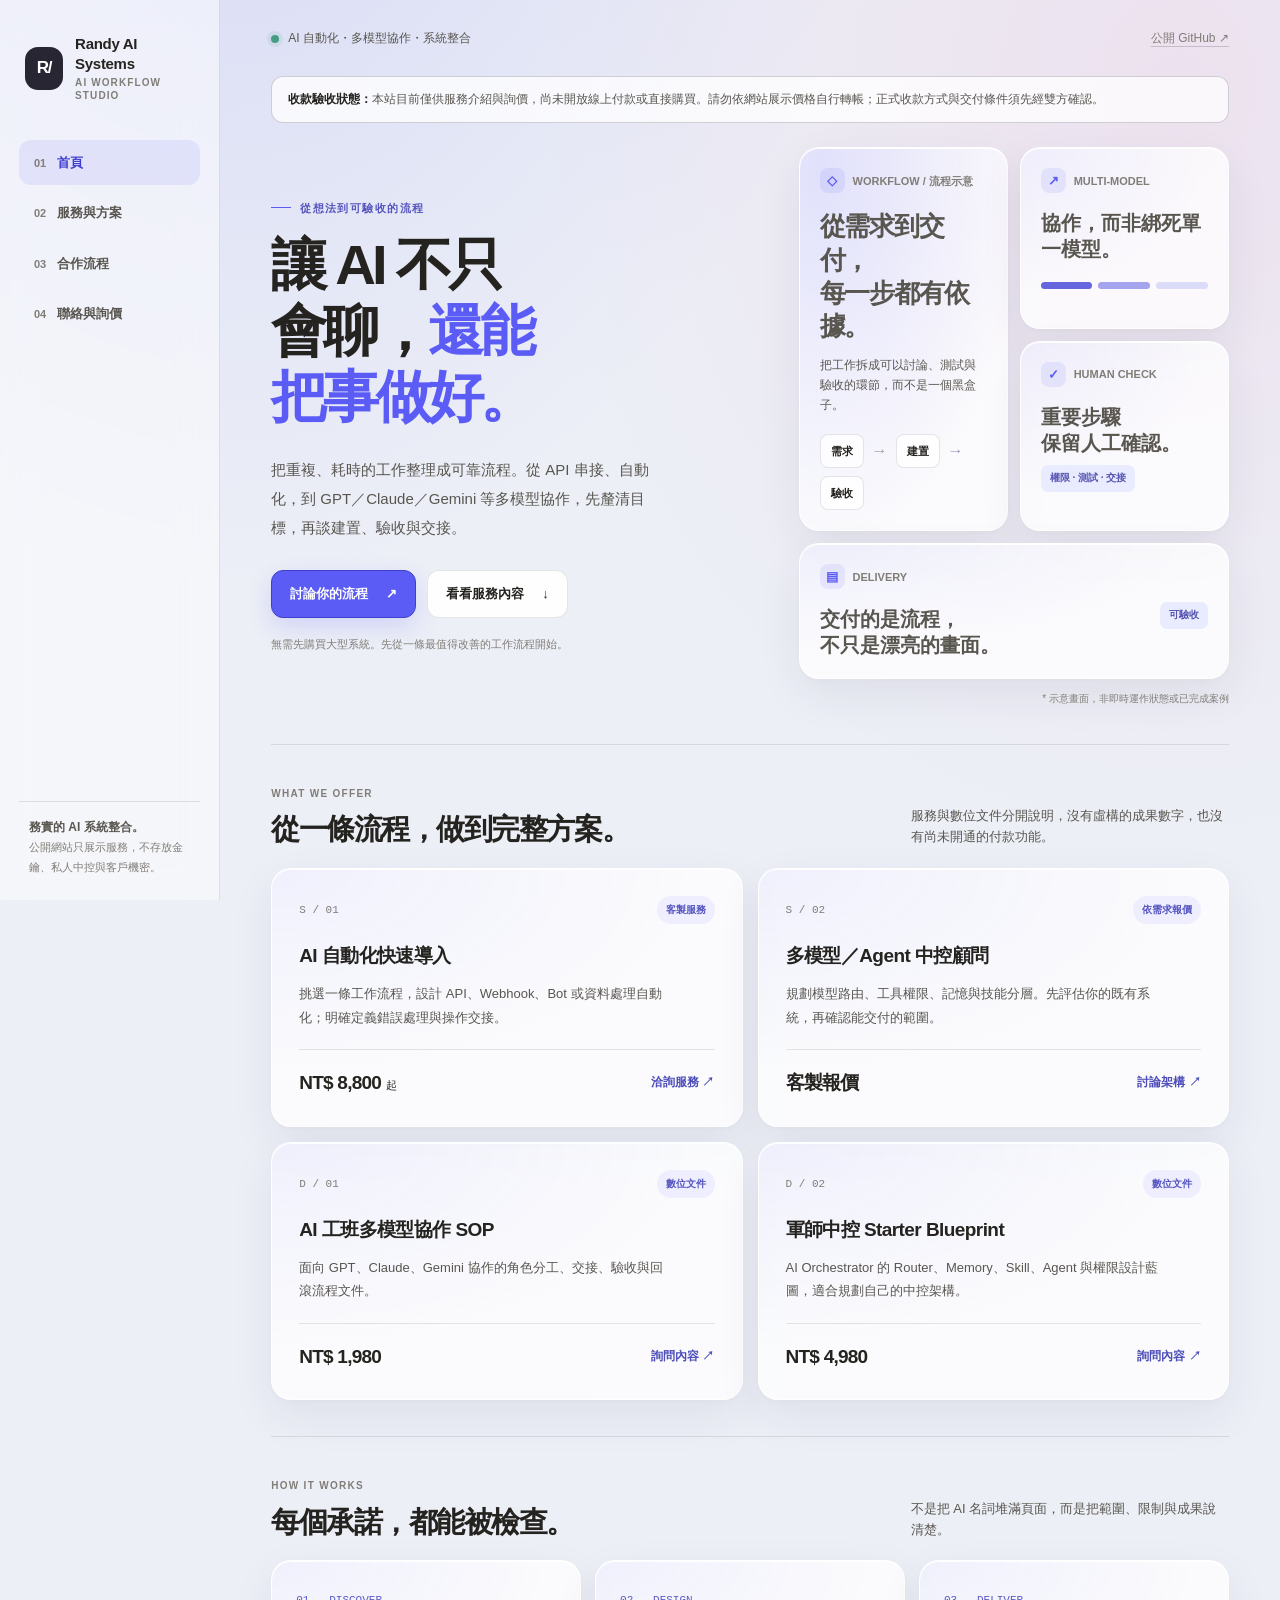
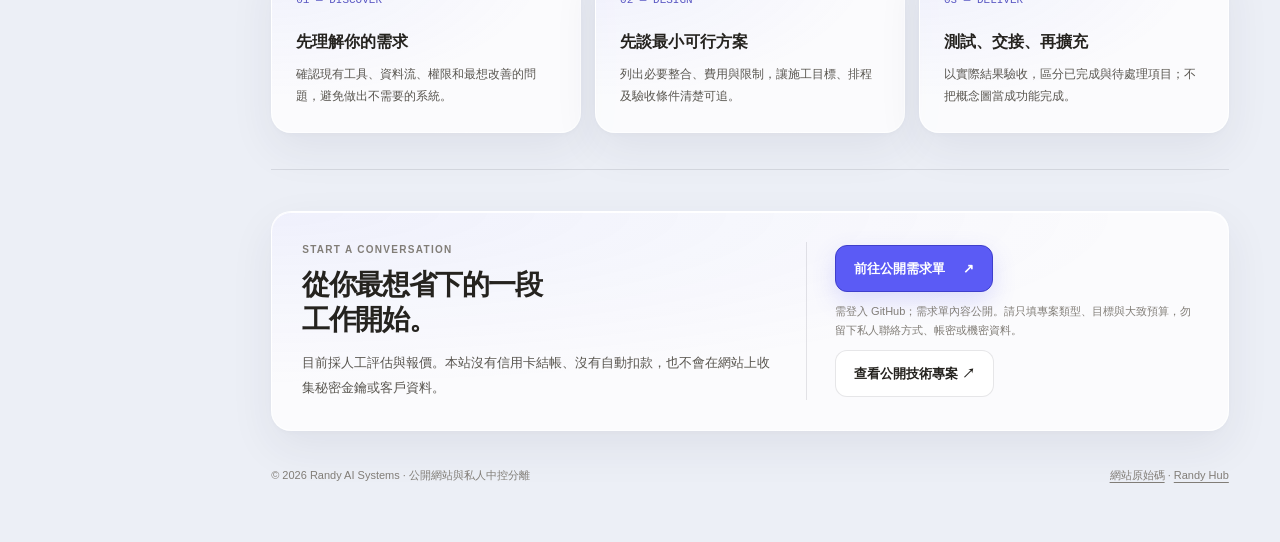
<file: index.html>
<!doctype html>
<html lang="zh-Hant">
<head>
  <meta charset="utf-8">
  <meta name="viewport" content="width=device-width, initial-scale=1">
  <meta name="color-scheme" content="light dark">
  <meta name="description" content="Randy AI Systems：AI 自動化、API 串接、多模型協作與 AI Agent 中控架構。從流程診斷、建置到可驗收的交付。">
  <meta property="og:title" content="Randy AI Systems｜讓 AI 成為可交付的工作流程">
  <meta property="og:description" content="AI 自動化、跨模型協作與 AI Agent 中控。先診斷需求，再交付能驗收的方案。">
  <meta property="og:type" content="website">
  <title>Randy AI Systems｜AI 自動化與多模型協作</title>
  <link rel="stylesheet" href="./site.css">
</head>
<body>
<div class="shell">
  <aside class="sidebar" aria-label="網站主選單">
    <a href="#top" class="brand" aria-label="Randy AI Systems 回到首頁">
      <span class="mark" aria-hidden="true">R/</span>
      <span class="brand-name">Randy AI<br>Systems<small>AI WORKFLOW STUDIO</small></span>
    </a>
    <nav class="side-nav" aria-label="頁面段落">
      <a href="#top"><span class="nav-index">01</span> 首頁</a>
      <a href="#services"><span class="nav-index">02</span> 服務與方案</a>
      <a href="#method"><span class="nav-index">03</span> 合作流程</a>
      <a href="#contact"><span class="nav-index">04</span> 聯絡與詢價</a>
    </nav>
    <div class="side-bottom">
      <strong>務實的 AI 系統整合。</strong><br>
      公開網站只展示服務，不存放金鑰、私人中控與客戶機密。
    </div>
  </aside>

  <header class="mobile-top">
    <a href="#top" class="brand" aria-label="回到首頁">
      <span class="mark" aria-hidden="true">R/</span>
      <span class="brand-name">Randy AI Systems<small>AI WORKFLOW STUDIO</small></span>
    </a>
    <a class="mobile-link" href="#contact">聯絡詢價</a>
  </header>

  <main id="top" class="main">
    <div class="topline">
      <span class="available">AI 自動化・多模型協作・系統整合</span>
      <a href="https://github.com/nr0225" target="_blank" rel="noopener noreferrer">公開 GitHub ↗</a>
    </div>
    <p class="launch-notice" role="status"><strong>收款驗收狀態：</strong>本站目前僅供服務介紹與詢價，尚未開放線上付款或直接購買。請勿依網站展示價格自行轉帳；正式收款方式與交付條件須先經雙方確認。</p>

    <section class="hero" aria-labelledby="hero-title">
      <div class="hero-text">
        <span class="kicker">從想法到可驗收的流程</span>
        <h1 id="hero-title">讓 AI 不只會聊，<em>還能把事做好。</em></h1>
        <p class="hero-copy">把重複、耗時的工作整理成可靠流程。從 API 串接、自動化，到 GPT／Claude／Gemini 等多模型協作，先釐清目標，再談建置、驗收與交接。</p>
        <div class="actions">
          <a class="cta" href="#contact">討論你的流程 <span aria-hidden="true">↗</span></a>
          <a class="cta secondary" href="#services">看看服務內容 <span aria-hidden="true">↓</span></a>
        </div>
        <p class="micro">無需先購買大型系統。先從一條最值得改善的工作流程開始。</p>
      </div>

      <div class="board" aria-label="工作流程示意圖">
        <article class="panel main-card">
          <div>
            <div class="panel-label"><span class="glyph" aria-hidden="true">◇</span> WORKFLOW / 流程示意</div>
            <p class="large">從需求到交付，<br>每一步都有依據。</p>
            <p>把工作拆成可以討論、測試與驗收的環節，而不是一個黑盒子。</p>
          </div>
          <div class="flow-mini" aria-label="需求到交付的三個步驟">
            <span>需求</span><b aria-hidden="true">→</b><span>建置</span><b aria-hidden="true">→</b><span>驗收</span>
          </div>
        </article>
        <article class="panel">
          <div class="panel-label"><span class="glyph" aria-hidden="true">↗</span> MULTI-MODEL</div>
          <p class="value">協作，而非綁死單一模型。</p>
          <div class="spectrum" aria-hidden="true"><span></span><span></span><span></span></div>
        </article>
        <article class="panel">
          <div class="panel-label"><span class="glyph" aria-hidden="true">✓</span> HUMAN CHECK</div>
          <p class="value">重要步驟<br>保留人工確認。</p>
          <span class="tag">權限 · 測試 · 交接</span>
        </article>
        <article class="panel full">
          <div class="panel-row">
            <div>
              <div class="panel-label"><span class="glyph" aria-hidden="true">▤</span> DELIVERY</div>
              <p class="value">交付的是流程，<br>不只是漂亮的畫面。</p>
            </div>
            <span class="tag">可驗收</span>
          </div>
        </article>
        <p class="board-footnote">* 示意畫面，非即時運作狀態或已完成案例</p>
      </div>
    </section>

    <section class="section" id="services" aria-labelledby="services-title">
      <div class="section-head">
        <div>
          <span class="section-eyebrow">WHAT WE OFFER</span>
          <h2 id="services-title">從一條流程，做到完整方案。</h2>
        </div>
        <p class="section-desc">服務與數位文件分開說明，沒有虛構的成果數字，也沒有尚未開通的付款功能。</p>
      </div>
      <div class="services">
        <article class="service">
          <div class="service-top"><span class="service-code">S / 01</span><span class="service-pill">客製服務</span></div>
          <h3>AI 自動化快速導入</h3>
          <p>挑選一條工作流程，設計 API、Webhook、Bot 或資料處理自動化；明確定義錯誤處理與操作交接。</p>
          <div class="service-foot"><strong>NT$ 8,800 <small>起</small></strong><a href="#contact">洽詢服務 ↗</a></div>
        </article>
        <article class="service">
          <div class="service-top"><span class="service-code">S / 02</span><span class="service-pill">依需求報價</span></div>
          <h3>多模型／Agent 中控顧問</h3>
          <p>規劃模型路由、工具權限、記憶與技能分層。先評估你的既有系統，再確認能交付的範圍。</p>
          <div class="service-foot"><strong>客製報價</strong><a href="#contact">討論架構 ↗</a></div>
        </article>
        <article class="service">
          <div class="service-top"><span class="service-code">D / 01</span><span class="service-pill">數位文件</span></div>
          <h3>AI 工班多模型協作 SOP</h3>
          <p>面向 GPT、Claude、Gemini 協作的角色分工、交接、驗收與回滾流程文件。</p>
          <div class="service-foot"><strong>NT$ 1,980</strong><a href="#contact">詢問內容 ↗</a></div>
        </article>
        <article class="service">
          <div class="service-top"><span class="service-code">D / 02</span><span class="service-pill">數位文件</span></div>
          <h3>軍師中控 Starter Blueprint</h3>
          <p>AI Orchestrator 的 Router、Memory、Skill、Agent 與權限設計藍圖，適合規劃自己的中控架構。</p>
          <div class="service-foot"><strong>NT$ 4,980</strong><a href="#contact">詢問內容 ↗</a></div>
        </article>
      </div>
    </section>

    <section class="section" id="method" aria-labelledby="method-title">
      <div class="section-head">
        <div>
          <span class="section-eyebrow">HOW IT WORKS</span>
          <h2 id="method-title">每個承諾，都能被檢查。</h2>
        </div>
        <p class="section-desc">不是把 AI 名詞堆滿頁面，而是把範圍、限制與成果說清楚。</p>
      </div>
      <div class="steps">
        <article><span class="num">01 — DISCOVER</span><h3>先理解你的需求</h3><p>確認現有工具、資料流、權限和最想改善的問題，避免做出不需要的系統。</p></article>
        <article><span class="num">02 — DESIGN</span><h3>先談最小可行方案</h3><p>列出必要整合、費用與限制，讓施工目標、排程及驗收條件清楚可追。</p></article>
        <article><span class="num">03 — DELIVER</span><h3>測試、交接、再擴充</h3><p>以實際結果驗收，區分已完成與待處理項目；不把概念圖當成功能完成。</p></article>
      </div>
    </section>

    <section class="section" id="contact" aria-labelledby="contact-title">
      <div class="contact-panel">
        <div>
          <span class="section-eyebrow">START A CONVERSATION</span>
          <h2 id="contact-title">從你最想省下的一段工作開始。</h2>
          <p>目前採人工評估與報價。本站沒有信用卡結帳、沒有自動扣款，也不會在網站上收集秘密金鑰或客戶資料。</p>
        </div>
        <div class="contact-right">
          <a class="cta" href="https://github.com/nr0225/randy-ai-systems-web/issues/new/choose" target="_blank" rel="noopener noreferrer">前往公開需求單 <span aria-hidden="true">↗</span></a>
          <span class="contact-note">需登入 GitHub；需求單內容公開。請只填專案類型、目標與大致預算，勿留下私人聯絡方式、帳密或機密資料。</span>
          <a class="cta secondary" href="https://github.com/nr0225/randy-hub" target="_blank" rel="noopener noreferrer">查看公開技術專案 ↗</a>
        </div>
      </div>
    </section>

    <footer class="footer">
      <span>© 2026 Randy AI Systems · 公開網站與私人中控分離</span>
      <span><a href="https://github.com/nr0225/randy-ai-systems-web" target="_blank" rel="noopener noreferrer">網站原始碼</a> · <a href="https://github.com/nr0225/randy-hub" target="_blank" rel="noopener noreferrer">Randy Hub</a></span>
    </footer>
  </main>
</div>
</body>
</html>
</file>
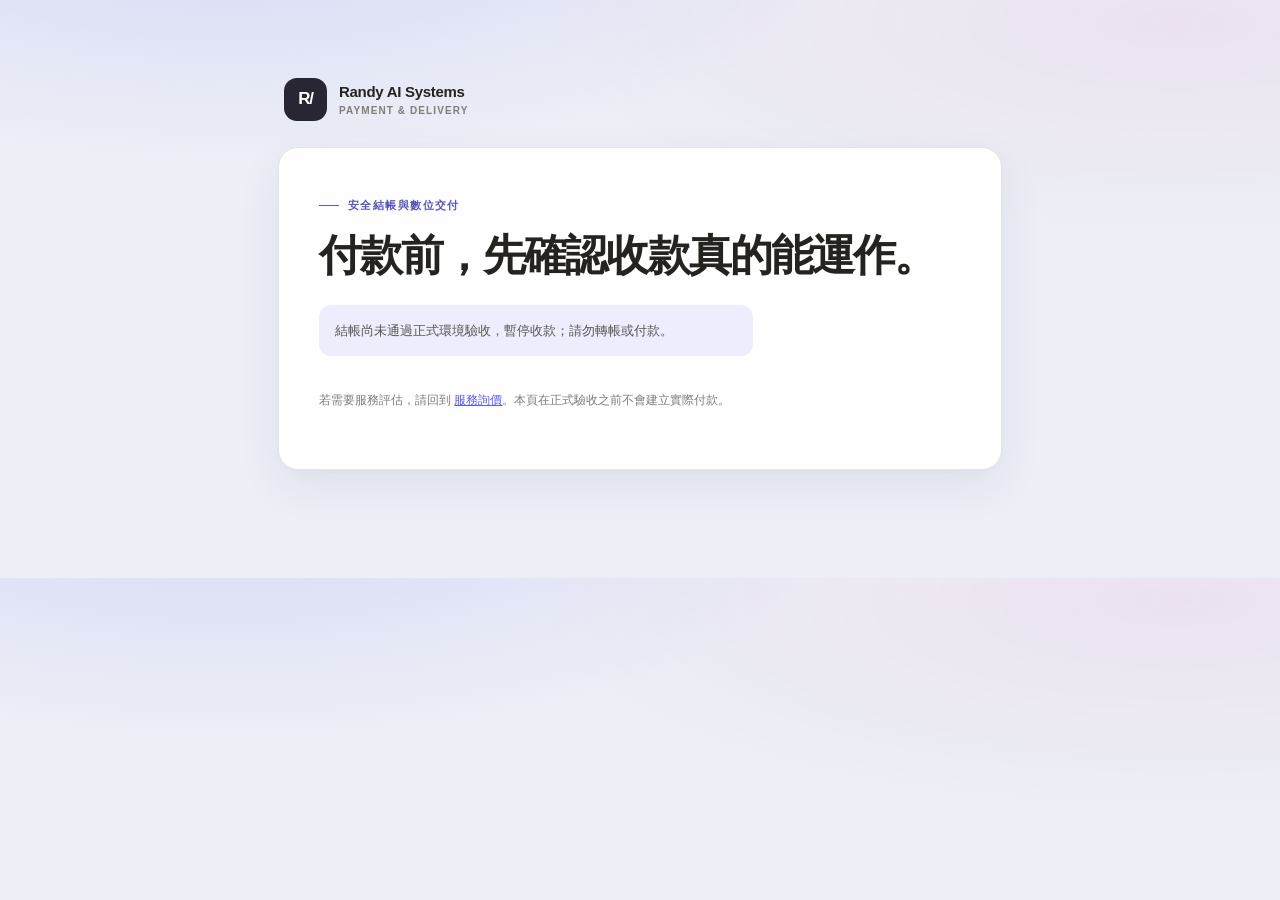
<file: checkout.html>
<!doctype html>
<html lang="zh-Hant">
<head>
<meta charset="utf-8">
<meta name="viewport" content="width=device-width, initial-scale=1">
<meta name="robots" content="noindex, nofollow">
<meta name="referrer" content="no-referrer">
<meta name="description" content="Randy AI Systems 數位商品付款及訂單查詢。">
<title>收款與交付｜Randy AI Systems</title>
<link rel="stylesheet" href="./site.css">
<style>
.checkout-layout{max-width:760px;margin:0 auto;padding:8vh 18px 12vh}
.checkout-panel{padding:clamp(22px,4vw,40px);background:var(--surface-strong);border-radius:var(--radius);border:1px solid var(--line);box-shadow:var(--shadow)}
.checkout-panel h1{font-size:clamp(27px,4vw,43px);max-width:none;letter-spacing:-.045em}
.checkout-panel p{max-width:60ch;color:var(--muted)}
.checkout-panel label{display:block;font-weight:650;font-size:13px;margin:20px 0 9px}
.checkout-panel input,.checkout-panel select{display:block;width:100%;background:var(--surface-strong);color:var(--ink);border:1px solid var(--line-strong);border-radius:12px;min-height:46px;padding:10px 12px;font:inherit}
.checkout-panel .cta{cursor:pointer;margin-top:20px}
.checkout-panel .cta:disabled{cursor:not-allowed;opacity:.52;transform:none}
.checkout-panel .state{padding:14px 16px;background:var(--accent-soft);border-radius:12px;font-size:13px;margin:15px 0;line-height:1.8}
.checkout-panel .hidden{display:none!important}
.checkout-panel small{color:var(--soft);font-size:12px;line-height:1.8}
.checkout-panel a{color:#5b5bf5;text-decoration:underline}
</style>
</head>
<body>
<main class="checkout-layout">
  <a href="./" class="brand" aria-label="返回 Randy AI Systems 首頁">
    <span class="mark" aria-hidden="true">R/</span><span class="brand-name">Randy AI Systems<small>PAYMENT & DELIVERY</small></span>
  </a>
  <div class="checkout-panel" style="margin-top:26px">
    <span class="kicker">安全結帳與數位交付</span>
    <h1>付款前，先確認收款真的能運作。</h1>
    <p class="state" id="readiness" role="status">正式收款尚未開啟；目前只提供資訊與詢價，不能進行付款。</p>

    <section id="pending" class="hidden" aria-labelledby="pending-title">
      <h2 id="pending-title">你的訂單狀態</h2>
      <p id="pending-msg" role="status">正在檢查付款狀態…</p>
      <button class="cta secondary" id="check-status" type="button">重新確認付款狀態</button>
      <button class="cta hidden" id="download-file" type="button">下載已購買的 ZIP 檔</button>
    </section>

    <form id="checkout-form" class="hidden">
      <label for="product">商品</label>
      <select id="product" required>
        <option value="ai-crew-sop">AI 工班多模型協作 SOP · NT$1,980</option>
        <option value="strategist-blueprint">軍師中控 Starter Blueprint · NT$4,980</option>
      </select>
      <label for="buyer-email">接收訂單通知的電子郵件</label>
      <input id="buyer-email" type="email" maxlength="254" autocomplete="email" required placeholder="your@email.com">
      <div id="turnstile" style="margin-top:20px" aria-label="人機驗證"></div>
      <p id="checkout-message" role="status"></p>
      <button class="cta" id="pay-button" type="submit">前往綠界安全付款</button>
      <p><small>本頁不接收信用卡卡號；會在同一分頁跳轉至綠界官方網站。付款完成後以綠界後端通知結果為準，不以跳轉頁面判斷成功。</small></p>
    </form>
    <p style="margin-top:30px"><small>若需要服務評估，請回到 <a href="./#contact">服務詢價</a>。本頁在正式驗收之前不會建立實際付款。</small></p>
  </div>
</main>
<script>
(()=>{
  "use strict";
  // Verified launch switch: never enable before production E2E and HTTPS acceptance.
  const PUBLIC_CHECKOUT_LAUNCHED=false;
  const API="https://randy-ai-pay.n-r0225.workers.dev";
  const PAY_ACTION="https://payment.ecpay.com.tw/Cashier/AioCheckOut/V5";
  const SITEKEY="0x4AAAAAAGE1JQeitvoHXlEj";
  const KEY="randy:payment:current-order";
  const byId=id=>document.getElementById(id);
  const state=byId("readiness"),form=byId("checkout-form"),pending=byId("pending");
  const saved=()=>{try{return JSON.parse(sessionStorage.getItem(KEY)||"null")}catch{return null}};
  const show=(el,yes)=>el.classList.toggle("hidden",!yes);
  const itemNames={"ai-crew-sop":"ai-crew-sop-v1.zip","strategist-blueprint":"strategist-blueprint-v1.zip"};
  let ready=false,widgetId=null;

  async function checkOrder(){
    const order=saved();if(!order||typeof order.id!=="string"||typeof order.token!=="string")return;
    show(pending,true);
    const line=byId("pending-msg");line.textContent="正在確認金流伺服器收到的付款通知。";
    show(byId("download-file"),false);
    try{
      const res=await fetch(API+"/api/orders/status",{
        method:"POST",headers:{"Content-Type":"application/json"},cache:"no-store",referrerPolicy:"no-referrer",
        body:JSON.stringify({orderId:order.id,lookupToken:order.token})
      });
      const data=await res.json();if(!res.ok||!data.ok)throw new Error("訂單查詢暫不可用");
      if(data.status==="paid"){
        line.textContent="已收到付款確認。可以下載你購買的檔案。";
        show(byId("download-file"),true);
      }else if(data.status==="pending"){
        line.textContent="尚未收到付款完成通知。請勿重複付費；完成付款後可重新查詢。";
      }else{
        line.textContent="訂單狀態："+String(data.status).slice(0,30)+"，如有疑問請聯絡商家。";
      }
    }catch{line.textContent="訂單暫時查不到狀態，稍後再查詢，請勿重複付款。"}
  }
  async function download(){
    const order=saved();if(!order)return;
    const btn=byId("download-file");btn.disabled=true;btn.textContent="正在驗證並下載";
    try{
      const res=await fetch(API+"/api/orders/download",{method:"POST",headers:{"Content-Type":"application/json"},body:JSON.stringify({orderId:order.id,lookupToken:order.token}),cache:"no-store"});
      if(!res.ok)throw new Error("尚未取得可下載的有效訂單");
      const blob=await res.blob(),objectUrl=URL.createObjectURL(blob);
      const a=document.createElement("a");a.href=objectUrl;a.download=itemNames[order.productId]||"randy-ai-product.zip";document.body.append(a);a.click();a.remove();setTimeout(()=>URL.revokeObjectURL(objectUrl),1000);
      byId("pending-msg").textContent="檔案已送往瀏覽器下載；請確認 ZIP 是否完整。";
    }catch{byId("pending-msg").textContent="目前無法交付檔案，請保留交易紀錄，不要再次付款。"}
    finally{btn.disabled=false;btn.textContent="下載已購買的 ZIP 檔";}
  }
  async function startWidget(){
    await new Promise((resolve,reject)=>{
      if(window.turnstile)return resolve();
      const s=document.createElement("script");s.src="https://challenges.cloudflare.com/turnstile/v0/api.js?render=explicit";s.async=true;s.onload=resolve;s.onerror=reject;document.head.append(s);
    });
    widgetId=turnstile.render("#turnstile",{sitekey:SITEKEY,theme:"auto"});
  }
  async function init(){
    const hasOrder=!!saved();show(pending,hasOrder);if(hasOrder)checkOrder();
    if(!PUBLIC_CHECKOUT_LAUNCHED){state.textContent="結帳尚未通過正式環境驗收，暫停收款；請勿轉帳或付款。";return}
    try{
      const res=await fetch(API+"/health",{cache:"no-store"}),data=await res.json();
      if(!res.ok||data.mode!=="production"||data.checkoutReady!==true)throw new Error("未開通");
      ready=true;show(form,true);state.textContent="已完成正式收款驗收，可透過綠界官方付款。";
      const param=new URLSearchParams(location.search).get("product");
      if(Object.hasOwn(itemNames,param))byId("product").value=param;
      await startWidget();
    }catch{state.textContent="收款服務尚未通過驗收，暫時不接受付款。"}
  }
  form.addEventListener("submit",async e=>{
    e.preventDefault();if(!ready||!PUBLIC_CHECKOUT_LAUNCHED)return;
    const btn=byId("pay-button");btn.disabled=true;
    const msg=byId("checkout-message");msg.textContent="正在建立安全付款單…";
    try{
      const t=window.turnstile?.getResponse(widgetId);
      if(!t)throw new Error("請先通過人機驗證");
      const res=await fetch(API+"/api/checkout",{method:"POST",headers:{"Content-Type":"application/json"},cache:"no-store",
        body:JSON.stringify({productId:byId("product").value,email:byId("buyer-email").value.trim(),turnstileToken:t})});
      const data=await res.json();
      if(!res.ok||!data.ok||data.action!==PAY_ACTION||!data.fields||!data.orderId||!data.lookupToken)
        throw new Error("尚未建立有效付款單");
      sessionStorage.setItem(KEY,JSON.stringify({id:data.orderId,token:data.lookupToken,productId:byId("product").value}));
      const redirectForm=document.createElement("form");redirectForm.method="POST";redirectForm.action=PAY_ACTION;
      for(const [k,v]of Object.entries(data.fields)){const input=document.createElement("input");input.type="hidden";input.name=k;input.value=String(v);redirectForm.append(input);}
      document.body.append(redirectForm);redirectForm.submit();
    }catch(error){msg.textContent=error.message||"付款暫時無法開始，請勿重複提交。";btn.disabled=false;window.turnstile?.reset(widgetId);}
  });
  byId("check-status").addEventListener("click",checkOrder);
  byId("download-file").addEventListener("click",download);
  init();
})();
</script>
</body>
</html>
</file>
<file: site.css>
:root{
  color-scheme:light;
  --bg:#eceff6;--surface:rgba(255,255,255,.76);--surface-strong:rgba(255,255,255,.92);
  --ink:#25231f;--muted:#595650;--soft:#817d77;--line:rgba(51,50,66,.12);--line-strong:rgba(51,50,66,.22);
  --accent:#5b5bf5;--accent-soft:rgba(91,91,245,.10);--shadow:0 2px 4px rgba(39,33,67,.02),0 16px 45px rgba(43,39,74,.07);
  --radius:20px;--card-inset:inset 0 1px 0 rgba(255,255,255,.9);
  font-family:Inter,-apple-system,BlinkMacSystemFont,"PingFang TC","Noto Sans TC",sans-serif;
}
*{box-sizing:border-box}
html{scroll-behavior:smooth;scroll-padding-top:28px}
body{margin:0;color:var(--ink);background:radial-gradient(75% 65% at 18% -18%,rgba(91,91,245,.16),transparent 70%),radial-gradient(70% 50% at 92% 4%,rgba(236,72,153,.08),transparent 72%),var(--bg);line-height:1.65}
a{color:inherit;text-decoration:none}
a:hover{text-decoration:none}
button{font:inherit}
a:focus-visible,button:focus-visible{outline:3px solid var(--accent);outline-offset:4px}
.shell{min-height:100svh;display:grid;grid-template-columns:220px minmax(0,1fr)}
.sidebar{position:sticky;top:0;align-self:start;height:100svh;display:flex;flex-direction:column;gap:38px;padding:28px 19px 22px;border-right:1px solid var(--line);background:rgba(255,255,255,.47);backdrop-filter:blur(18px)}
.brand{display:flex;align-items:center;gap:12px;padding:6px 6px 0}
.mark{display:grid;place-items:center;width:43px;height:43px;border-radius:13px;background:#272632;color:white;font-weight:800;letter-spacing:-.07em;font-size:17px}
.brand-name{font-size:15px;font-weight:780;line-height:1.3;letter-spacing:-.02em}
.brand-name small{display:block;font-weight:550;font-size:10px;color:var(--soft);letter-spacing:.11em;margin-top:3px}
.side-nav{display:flex;flex-direction:column;gap:5px}
.side-nav a{display:flex;align-items:center;gap:11px;padding:12px 15px;border-radius:12px;color:var(--muted);font-size:13px;font-weight:620;transition:background .15s,color .15s}
.side-nav a:hover,.side-nav a:focus-visible{background:var(--accent-soft);color:var(--ink)}
.side-nav a:first-child{background:var(--accent-soft);color:#3e3ece}
.nav-index{color:var(--soft);font-size:11px;font-variant-numeric:tabular-nums}
.side-bottom{margin-top:auto;padding:15px 10px 0;border-top:1px solid var(--line);font-size:11px;color:var(--soft);line-height:1.8}
.side-bottom strong{font-size:12px;color:var(--muted);font-weight:650}
.mobile-top{display:none}
.main{width:min(1330px,100%);padding:29px clamp(22px,4vw,64px) 52px;margin:0 auto}
.topline{display:flex;align-items:center;justify-content:space-between;gap:15px;font-size:12px;color:var(--soft);margin-bottom:27px}
.available{display:inline-flex;align-items:center;gap:9px;color:var(--muted)}
.available:before{content:"";width:8px;height:8px;background:#479d83;border-radius:100%;box-shadow:0 0 0 4px rgba(71,157,131,.11)}
.topline a{text-decoration:underline;text-decoration-color:var(--line-strong);text-underline-offset:4px}
.hero{display:grid;grid-template-columns:minmax(0,1fr) minmax(330px,.88fr);gap:clamp(28px,3vw,52px);align-items:center;min-height:445px;margin-bottom:33px}
.kicker{display:inline-flex;align-items:center;gap:9px;font-size:11px;text-transform:uppercase;letter-spacing:.13em;font-weight:800;color:#5655be;margin-bottom:15px}
.kicker:before{content:"";width:20px;height:1px;background:var(--accent)}
h1,h2,h3,p{margin-top:0}
h1{font-weight:760;letter-spacing:-.068em;line-height:1.17;font-size:clamp(39px,4.4vw,70px);max-width:12ch;text-wrap:balance;margin:0 0 25px}
h1 em{font-style:normal;color:var(--accent)}
.hero-copy{font-size:15px;color:var(--muted);line-height:1.95;max-width:46ch;margin-bottom:28px;text-wrap:pretty}
.actions{display:flex;flex-wrap:wrap;gap:11px;align-items:center}
.cta{display:inline-flex;align-items:center;gap:18px;justify-content:center;padding:12px 18px;min-height:47px;border:1px solid #3f3fcb;background:var(--accent);color:#fff;border-radius:12px;font-weight:680;font-size:13px;box-shadow:0 9px 23px rgba(91,91,245,.18);transition:transform .15s,background .15s}
.cta:hover{transform:translateY(-2px);background:#4a4adf}
.cta.secondary{background:var(--surface-strong);border-color:var(--line);color:var(--ink);box-shadow:none}
.cta.secondary:hover{background:#fff}
.micro{font-size:11px;color:var(--soft);margin-top:17px;line-height:1.7}
.board{display:grid;grid-template-columns:1fr 1fr;grid-template-rows:repeat(3,minmax(128px,auto));gap:12px;align-content:center}
.panel,.service,.steps article,.contact-panel{border:1px solid rgba(255,255,255,.85);box-shadow:var(--card-inset),var(--shadow);background:radial-gradient(90% 80% at 0% 0%,rgba(91,91,245,.07),transparent),var(--surface);border-radius:var(--radius)}
.panel{padding:20px;min-width:0;overflow:hidden}
.panel.full{grid-column:1/-1}
.panel.main-card{grid-row:1/3;display:flex;flex-direction:column;justify-content:space-between;background:radial-gradient(100% 100% at 10% 5%,rgba(91,91,245,.16),transparent),var(--surface)}
.panel-label{display:flex;gap:8px;align-items:center;font-size:11px;font-weight:720;color:var(--soft);margin-bottom:17px}
.panel-label .glyph{display:grid;place-items:center;width:25px;height:25px;border-radius:8px;background:rgba(91,91,245,.1);color:var(--accent);font-size:13px}
.flow-mini{display:flex;align-items:center;gap:8px;flex-wrap:wrap;margin-top:18px}
.flow-mini span{border-radius:8px;background:rgba(255,255,255,.79);border:1px solid var(--line);padding:7px 10px;font-size:11px;font-weight:660}
.flow-mini b{font-weight:700;color:#9d9ab1}
.panel .large{font-size:26px;line-height:1.28;font-weight:720;letter-spacing:-.045em;margin:5px 0 13px}
.panel p{font-size:12px;color:var(--muted);margin-bottom:0}
.panel .value{font-size:20px;font-weight:750;line-height:1.3}
.spectrum{display:flex;gap:6px;margin-top:20px}
.spectrum span{height:7px;border-radius:5px;background:#dbdcf7;flex:1}
.spectrum span:first-child{background:#6866de}.spectrum span:nth-child(2){background:#a6a4ef}
.panel .tag{display:inline-block;font-size:10px;font-weight:690;padding:5px 9px;background:#e9ebff;color:#5655af;border-radius:7px;margin-top:9px}
.panel .panel-row{display:flex;justify-content:space-between;align-items:center;gap:8px}
.tiny-rule{height:1px;background:var(--line);margin:14px 0}
.board-footnote{grid-column:1/-1;margin:0;font-size:10px;text-align:right;color:var(--soft)}
.section{padding-top:41px;margin-top:36px;border-top:1px solid var(--line)}
.section-head{display:flex;align-items:end;justify-content:space-between;gap:20px;margin-bottom:20px}
.section-eyebrow{display:block;color:var(--soft);font-weight:740;font-size:10px;letter-spacing:.13em;margin-bottom:9px}
h2{font-size:clamp(24px,2.3vw,34px);letter-spacing:-.05em;line-height:1.25;margin-bottom:0;font-weight:760}
.section-desc{color:var(--muted);max-width:44ch;font-size:13px;margin:0}
.services{display:grid;grid-template-columns:repeat(2,minmax(0,1fr));gap:15px}
.service{padding:27px;display:flex;flex-direction:column;gap:12px}
.service-top{display:flex;justify-content:space-between;align-items:center;gap:12px}
.service-code{font-family:ui-monospace,SFMono-Regular,monospace;font-size:11px;color:var(--soft)}
.service-pill{font-size:10px;font-weight:680;color:#5453c0;background:#eeeefe;padding:6px 9px;border-radius:999px}
.service h3{font-size:19px;letter-spacing:-.03em;line-height:1.42;margin:7px 0 0}
.service p{font-size:13px;color:var(--muted);line-height:1.8;margin:0;max-width:52ch;flex:1}
.service-foot{display:flex;justify-content:space-between;align-items:center;gap:18px;border-top:1px solid var(--line);padding-top:17px;margin-top:8px}
.service-foot strong{font-size:19px;letter-spacing:-.04em}
.service-foot strong small{font-size:11px;font-weight:550}
.service-foot a{font-size:12px;color:#4d4db9;font-weight:700}
.steps{display:grid;grid-template-columns:repeat(3,minmax(0,1fr));gap:14px}
.steps article{padding:24px}
.steps article .num{font-family:ui-monospace,SFMono-Regular,monospace;font-size:11px;color:#5a58c3}
.steps article h3{font-size:16px;margin:17px 0 8px}
.steps article p{color:var(--muted);font-size:12px;line-height:1.85;margin:0}
.contact-panel{display:grid;grid-template-columns:1.1fr .9fr;gap:25px;padding:30px}
.contact-panel h2{font-size:28px;max-width:16ch}
.contact-panel p{font-size:13px;line-height:1.9;color:var(--muted);margin:14px 0 0}
.contact-panel .contact-right{display:flex;flex-direction:column;justify-content:center;align-items:flex-start;gap:10px;border-left:1px solid var(--line);padding-left:28px}
.contact-note{font-size:11px;color:var(--soft);line-height:1.7}
.footer{display:flex;justify-content:space-between;flex-wrap:wrap;gap:10px;font-size:11px;color:var(--soft);padding:35px 0 5px}
.footer a{text-decoration:underline;text-underline-offset:3px}
@media(max-width:1150px){.shell{grid-template-columns:190px minmax(0,1fr)}.sidebar{padding-left:12px;padding-right:12px}.hero{grid-template-columns:1fr;gap:26px}.hero h1{max-width:15ch}.board{grid-template-rows:repeat(2, minmax(110px,auto));grid-template-columns:1.4fr 1fr}.panel.main-card{grid-row:1/3}.panel.full{grid-column:2}.board-footnote{grid-column:1/-1}.panel .large{max-width:15ch}}
@media(max-width:760px){.shell{display:block}.sidebar{display:none}.mobile-top{position:sticky;top:0;z-index:20;display:flex;align-items:center;justify-content:space-between;padding:12px 18px;background:rgba(236,239,246,.92);backdrop-filter:blur(16px);border-bottom:1px solid var(--line)}.mobile-top .brand{padding:0}.mobile-top .mark{height:36px;width:36px;font-size:14px}.mobile-top .brand-name{font-size:13px}.mobile-top .brand-name small{font-size:9px}.mobile-link{font-size:12px;font-weight:720;background:#29282f;color:white;border-radius:9px;padding:8px 13px}.main{padding:19px 18px 30px}.topline{margin-bottom:23px;font-size:11px}.hero{min-height:unset;gap:28px;margin-bottom:15px}.hero h1{font-size:clamp(38px,9vw,56px);max-width:14ch}.hero-copy{font-size:14px}.board{grid-template-columns:1fr 1fr;grid-template-rows:auto;gap:10px}.panel{padding:16px;border-radius:16px}.panel.main-card{grid-row:1/3}.panel.full{grid-column:2}.panel .large{font-size:19px}.panel .value{font-size:17px}.panel-label{font-size:10px}.board-footnote{grid-column:1/-1}.section{margin-top:25px;padding-top:30px}.section-head{display:block;margin-bottom:18px}.section-desc{margin-top:12px}.services{grid-template-columns:1fr}.service{padding:23px}.steps{grid-template-columns:1fr}.steps article{padding:21px}.contact-panel{grid-template-columns:1fr;padding:24px;gap:20px}.contact-panel .contact-right{border-left:0;border-top:1px solid var(--line);padding:22px 0 0}.footer{padding-top:27px}}
@media(max-width:380px){.board{display:flex;flex-direction:column}.panel.main-card{min-height:205px}.panel.full{width:100%}.board-footnote{text-align:left}}
@media(prefers-color-scheme:dark){:root{color-scheme:dark;--bg:#12131b;--surface:rgba(255,255,255,.095);--surface-strong:#282936;--ink:#f2efe8;--muted:#ccc8bf;--soft:#a8a39a;--line:rgba(255,255,255,.13);--line-strong:rgba(255,255,255,.21);--accent:#9998ff;--accent-soft:rgba(153,152,255,.14);--shadow:0 12px 30px rgba(0,0,0,.13);--card-inset:inset 0 1px 0 rgba(255,255,255,.09)}.sidebar{background:rgba(255,255,255,.045)}.mark{background:#f2efe8;color:#26231d}.side-nav a:first-child{color:#bdbdff}.mobile-top{background:rgba(18,19,27,.9)}.panel,.service,.steps article,.contact-panel{border:1px solid rgba(255,255,255,.12)}.panel.main-card{background:radial-gradient(100% 100% at 10% 5%,rgba(91,91,245,.2),transparent),var(--surface)}.flow-mini span{background:rgba(255,255,255,.07)}.cta{color:#141422;background:#a4a3ff;border-color:#a4a3ff}.cta:hover{background:#b2b1ff}.cta.secondary{color:var(--ink);background:var(--surface-strong)}.cta.secondary:hover{background:#343646}.panel .tag,.service-pill{background:rgba(155,154,255,.15);color:#c7c5ff}.panel-label .glyph{color:#b1afff}.spectrum span{background:#333341}.spectrum span:first-child{background:#9998ff}.spectrum span:nth-child(2){background:#6563bc}.service-foot a{color:#b8b7ff}.mobile-link{background:#f2efe8;color:#26231d}}
@media(prefers-reduced-motion:reduce){html{scroll-behavior:auto}*,*:before,*:after{transition:none!important;animation:none!important}}

/* Narrow viewports: prevent Bento content from forcing horizontal scrolling. */
@media (max-width:760px){
  .main,.hero,.hero-text,.board,.panel,.service,.contact-panel{min-width:0;max-width:100%}
  .hero{grid-template-columns:minmax(0,1fr)}
  .board{grid-template-columns:repeat(2,minmax(0,1fr));width:100%}
  .board .panel{overflow-wrap:anywhere}
  .mobile-top{gap:10px}
  .mobile-top .brand{min-width:0;flex:1}
  .mobile-top .brand-name{overflow:hidden;white-space:nowrap;text-overflow:ellipsis}
  .mobile-link{flex:none;white-space:nowrap}
  .flow-mini{gap:4px}
  .flow-mini span{padding:5px 7px}
}

@media(max-width:600px){
  .board{display:grid;grid-template-columns:minmax(0,1fr);grid-template-rows:auto}
  .board .panel.main-card{grid-row:auto;min-height:210px}
  .board .panel.full,.board-footnote{grid-column:1}
  .panel .large{font-size:22px}
}

/* Payment readiness is always disclosed before browsing product prices. */
.launch-notice{margin:0 0 24px;padding:12px 16px;border:1px solid var(--line-strong);border-radius:12px;background:var(--surface);color:var(--muted);font-size:12px;line-height:1.8}
.launch-notice strong{color:var(--ink)}
@media(max-width:760px){.launch-notice{padding:12px;font-size:12px}}
</file>
